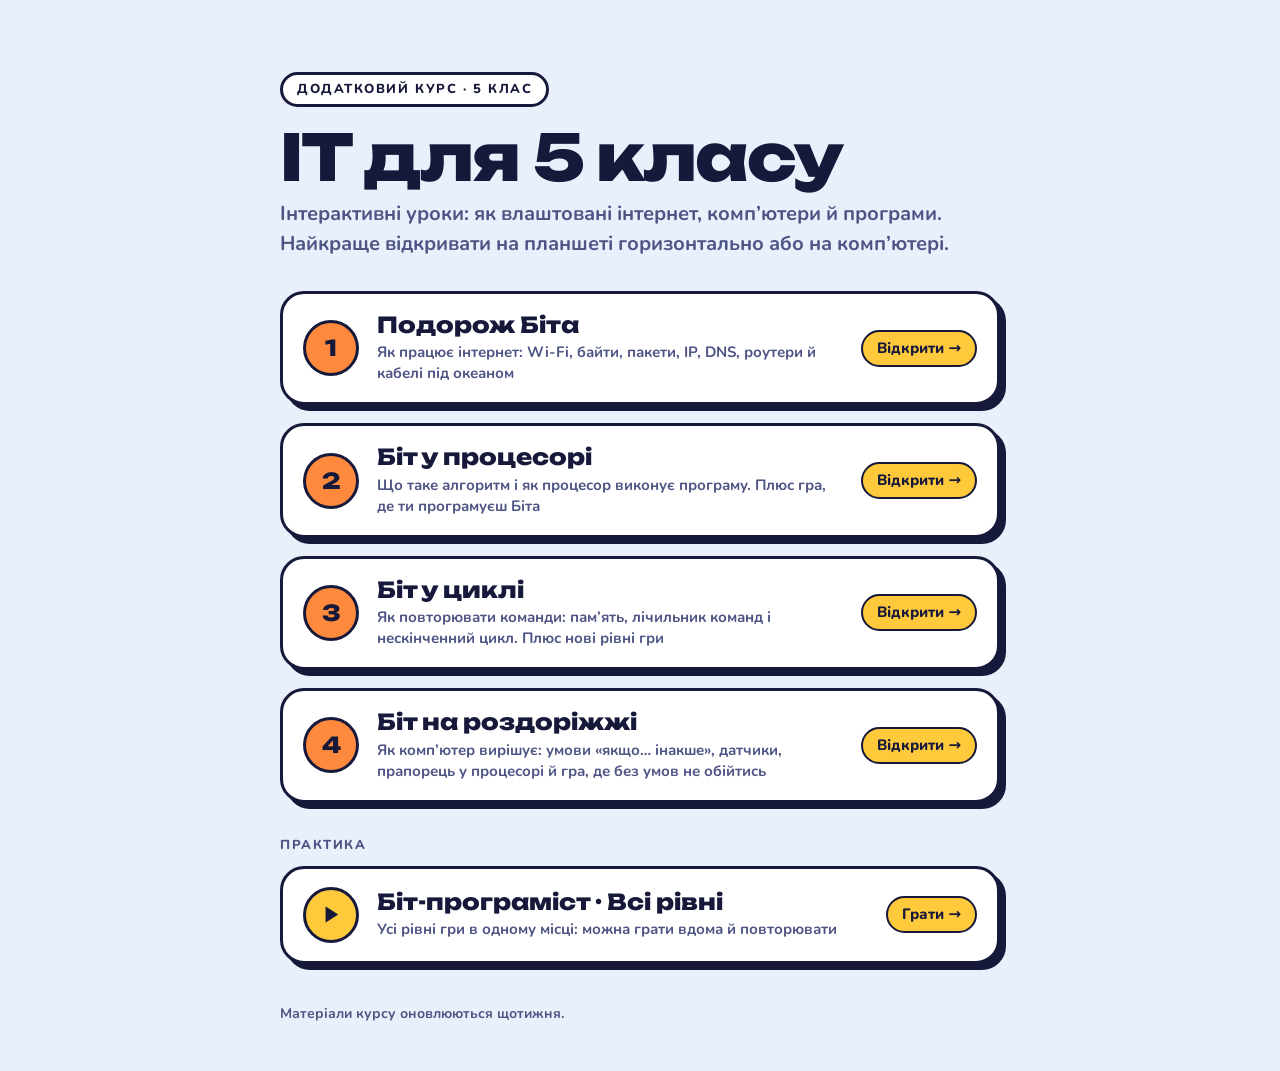
<file: site/index.html>
<!doctype html>
<html lang="uk">
<head>
<meta charset="utf-8">
<meta name="viewport" content="width=device-width, initial-scale=1, viewport-fit=cover">
<title>IT для 5 класу</title>
<link rel="preconnect" href="https://fonts.googleapis.com">
<link rel="preconnect" href="https://fonts.gstatic.com" crossorigin>
<link rel="stylesheet" href="https://fonts.googleapis.com/css2?family=Unbounded:wght@800&family=Nunito:wght@700;800&display=swap">
<style>
/* One-column course index in the same comic-sticker look as the lessons. */
:root{
  color-scheme: light;
  --ground:#E9F0FB; --paper:#FFFFFF; --ink:#16193A; --ink-soft:#4E5584;
  --bit:#FF8A3D; --sun:#FFC93C; --line:#C9D5EC;
  --f-display:"Unbounded","Arial Rounded MT Bold","Trebuchet MS",sans-serif;
  --f-body:"Nunito","Segoe UI",system-ui,sans-serif;
}
*{box-sizing:border-box}
body{margin:0;background:var(--ground);color:var(--ink);font-family:var(--f-body)}
main{max-width:760px;margin:0 auto;padding:clamp(32px,8vw,72px) 20px 48px}
.eyebrow{display:inline-block;font:800 13px/1 var(--f-body);letter-spacing:.12em;text-transform:uppercase;background:var(--paper);border:3px solid var(--ink);border-radius:999px;padding:8px 14px}
h1{margin:18px 0 10px;font:800 clamp(36px,8vw,64px)/1 var(--f-display);letter-spacing:-.03em;text-wrap:balance}
p.lead{margin:0 0 32px;font:700 clamp(17px,2.4vw,20px)/1.5 var(--f-body);color:var(--ink-soft);max-width:56ch}
.lessons{list-style:none;margin:0;padding:0;display:flex;flex-direction:column;gap:18px}
.lesson{display:flex;align-items:center;gap:18px;text-decoration:none;color:inherit;background:var(--paper);border:3px solid var(--ink);border-radius:24px;padding:18px 20px;box-shadow:6px 6px 0 var(--ink);transition:transform .12s,box-shadow .12s}
.lesson:hover{transform:translate(-2px,-2px);box-shadow:8px 8px 0 var(--ink)}
.lesson:active{transform:translate(3px,3px);box-shadow:2px 2px 0 var(--ink)}
.lesson:focus-visible{outline:3px solid #2F80ED;outline-offset:4px}
.num{flex:none;width:56px;height:56px;border-radius:50%;background:var(--bit);border:3px solid var(--ink);display:grid;place-items:center;font:800 22px/1 var(--f-display)}
.lesson b{display:block;font:800 clamp(18px,3vw,22px)/1.2 var(--f-display)}
.lesson span.d{display:block;margin-top:4px;font:700 15px/1.4 var(--f-body);color:var(--ink-soft)}
.lesson .go{margin-left:auto;flex:none;font:800 15px/1 var(--f-body);background:var(--sun);border:2px solid var(--ink);border-radius:999px;padding:9px 14px;white-space:nowrap}
.num.alt{background:var(--sun);font-size:20px}
h2.sub{margin:36px 0 14px;font:800 13px/1 var(--f-body);letter-spacing:.12em;text-transform:uppercase;color:var(--ink-soft)}
footer{margin-top:40px;font:700 14px/1.4 var(--f-body);color:var(--ink-soft)}
@media (max-width:520px){.lesson .go{display:none}}
</style>
</head>
<body>
<main>
  <span class="eyebrow">Додатковий курс · 5 клас</span>
  <h1>IT для 5 класу</h1>
  <p class="lead">Інтерактивні уроки: як влаштовані інтернет, комп’ютери й програми. Найкраще відкривати на планшеті горизонтально або на комп’ютері.</p>
  <ol class="lessons">
    <li><a class="lesson" href="lesson-01-internet/">
      <span class="num">1</span>
      <span><b>Подорож Біта</b><span class="d">Як працює інтернет: Wi-Fi, байти, пакети, IP, DNS, роутери й кабелі під океаном</span></span>
      <span class="go">Відкрити →</span>
    </a></li>
    <li><a class="lesson" href="lesson-02-processor/">
      <span class="num">2</span>
      <span><b>Біт у процесорі</b><span class="d">Що таке алгоритм і як процесор виконує програму. Плюс гра, де ти програмуєш Біта</span></span>
      <span class="go">Відкрити →</span>
    </a></li>
    <li><a class="lesson" href="lesson-03-loops/">
      <span class="num">3</span>
      <span><b>Біт у циклі</b><span class="d">Як повторювати команди: пам’ять, лічильник команд і нескінченний цикл. Плюс нові рівні гри</span></span>
      <span class="go">Відкрити →</span>
    </a></li>
    <li><a class="lesson" href="lesson-04-conditions/">
      <span class="num">4</span>
      <span><b>Біт на роздоріжжі</b><span class="d">Як комп’ютер вирішує: умови «якщо… інакше», датчики, прапорець у процесорі й гра, де без умов не обійтись</span></span>
      <span class="go">Відкрити →</span>
    </a></li>
  </ol>
  <h2 class="sub">Практика</h2>
  <ul class="lessons">
    <li><a class="lesson" href="game/">
      <span class="num alt">▶</span>
      <span><b>Біт-програміст · Всі рівні</b><span class="d">Усі рівні гри в одному місці: можна грати вдома й повторювати</span></span>
      <span class="go">Грати →</span>
    </a></li>
  </ul>
  <footer>Матеріали курсу оновлюються щотижня.</footer>
</main>
</body>
</html>
</file>
